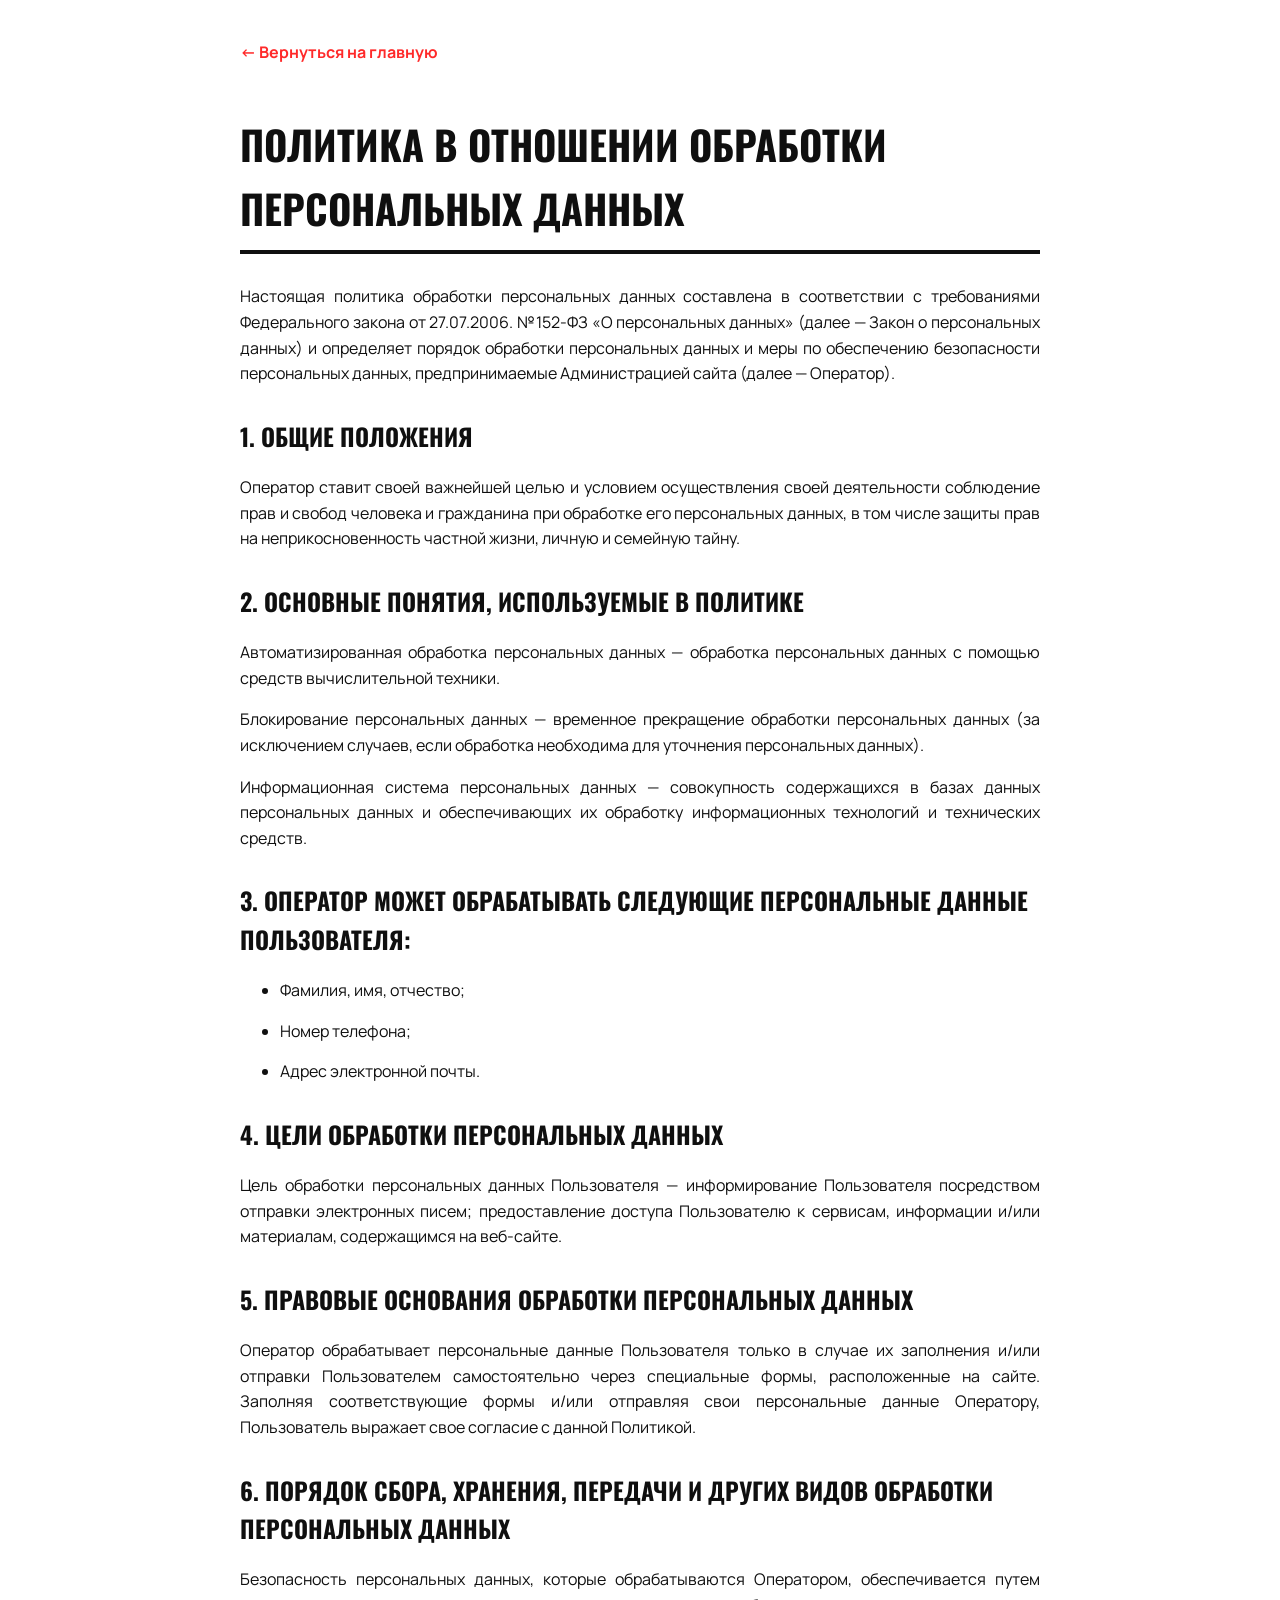
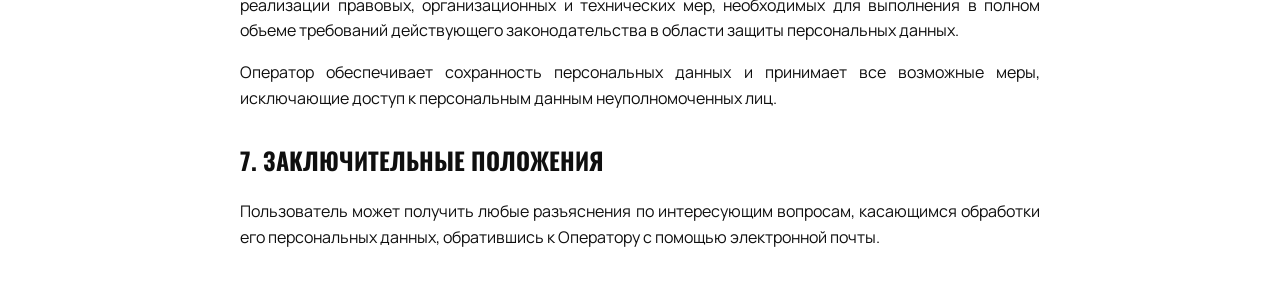
<file: policy.html>
<!DOCTYPE html>
<html lang="ru">

<head>
    <meta charset="UTF-8">
    <meta name="viewport" content="width=device-width, initial-scale=1.0">
    <title>Политика обработки персональных данных | A1</title>
    <link href="https://fonts.googleapis.com/css2?family=Manrope:wght@400;700&family=Oswald:wght@700&display=swap"
        rel="stylesheet">
    <style>
        :root {
            --color-black: #0F0F0F;
            --color-grey: #333333;
            --color-accent: #FF2A2A;
        }

        body {
            font-family: 'Manrope', sans-serif;
            line-height: 1.6;
            color: var(--color-black);
            max-width: 800px;
            margin: 0 auto;
            padding: 40px 20px;
        }

        h1,
        h2 {
            font-family: 'Oswald', sans-serif;
            text-transform: uppercase;
        }

        h1 {
            font-size: 2.5rem;
            margin-bottom: 30px;
            border-bottom: 4px solid var(--color-black);
            padding-bottom: 10px;
        }

        h2 {
            font-size: 1.5rem;
            margin-top: 30px;
        }

        p,
        li {
            margin-bottom: 15px;
            text-align: justify;
        }

        .back-link {
            display: inline-block;
            margin-bottom: 20px;
            color: var(--color-accent);
            text-decoration: none;
            font-weight: bold;
        }
    </style>
</head>

<body>
    <a href="index.html" class="back-link">← Вернуться на главную</a>
    <h1>Политика в отношении обработки персональных данных</h1>

    <p>Настоящая политика обработки персональных данных составлена в соответствии с требованиями Федерального закона от
        27.07.2006. №152-ФЗ «О персональных данных» (далее — Закон о персональных данных) и определяет порядок обработки
        персональных данных и меры по обеспечению безопасности персональных данных, предпринимаемые Администрацией сайта
        (далее — Оператор).</p>

    <h2>1. Общие положения</h2>
    <p>Оператор ставит своей важнейшей целью и условием осуществления своей деятельности соблюдение прав и свобод
        человека и гражданина при обработке его персональных данных, в том числе защиты прав на неприкосновенность
        частной жизни, личную и семейную тайну.</p>

    <h2>2. Основные понятия, используемые в Политике</h2>
    <p>Автоматизированная обработка персональных данных — обработка персональных данных с помощью средств вычислительной
        техники.</p>
    <p>Блокирование персональных данных — временное прекращение обработки персональных данных (за исключением случаев,
        если обработка необходима для уточнения персональных данных).</p>
    <p>Информационная система персональных данных — совокупность содержащихся в базах данных персональных данных и
        обеспечивающих их обработку информационных технологий и технических средств.</p>

    <h2>3. Оператор может обрабатывать следующие персональные данные Пользователя:</h2>
    <ul>
        <li>Фамилия, имя, отчество;</li>
        <li>Номер телефона;</li>
        <li>Адрес электронной почты.</li>
    </ul>

    <h2>4. Цели обработки персональных данных</h2>
    <p>Цель обработки персональных данных Пользователя — информирование Пользователя посредством отправки электронных
        писем; предоставление доступа Пользователю к сервисам, информации и/или материалам, содержащимся на веб-сайте.
    </p>

    <h2>5. Правовые основания обработки персональных данных</h2>
    <p>Оператор обрабатывает персональные данные Пользователя только в случае их заполнения и/или отправки Пользователем
        самостоятельно через специальные формы, расположенные на сайте. Заполняя соответствующие формы и/или отправляя
        свои персональные данные Оператору, Пользователь выражает свое согласие с данной Политикой.</p>

    <h2>6. Порядок сбора, хранения, передачи и других видов обработки персональных данных</h2>
    <p>Безопасность персональных данных, которые обрабатываются Оператором, обеспечивается путем реализации правовых,
        организационных и технических мер, необходимых для выполнения в полном объеме требований действующего
        законодательства в области защиты персональных данных.</p>

    <p>Оператор обеспечивает сохранность персональных данных и принимает все возможные меры, исключающие доступ к
        персональным данным неуполномоченных лиц.</p>

    <h2>7. Заключительные положения</h2>
    <p>Пользователь может получить любые разъяснения по интересующим вопросам, касающимся обработки его персональных
        данных, обратившись к Оператору с помощью электронной почты.</p>
</body>

</html>
</file>
